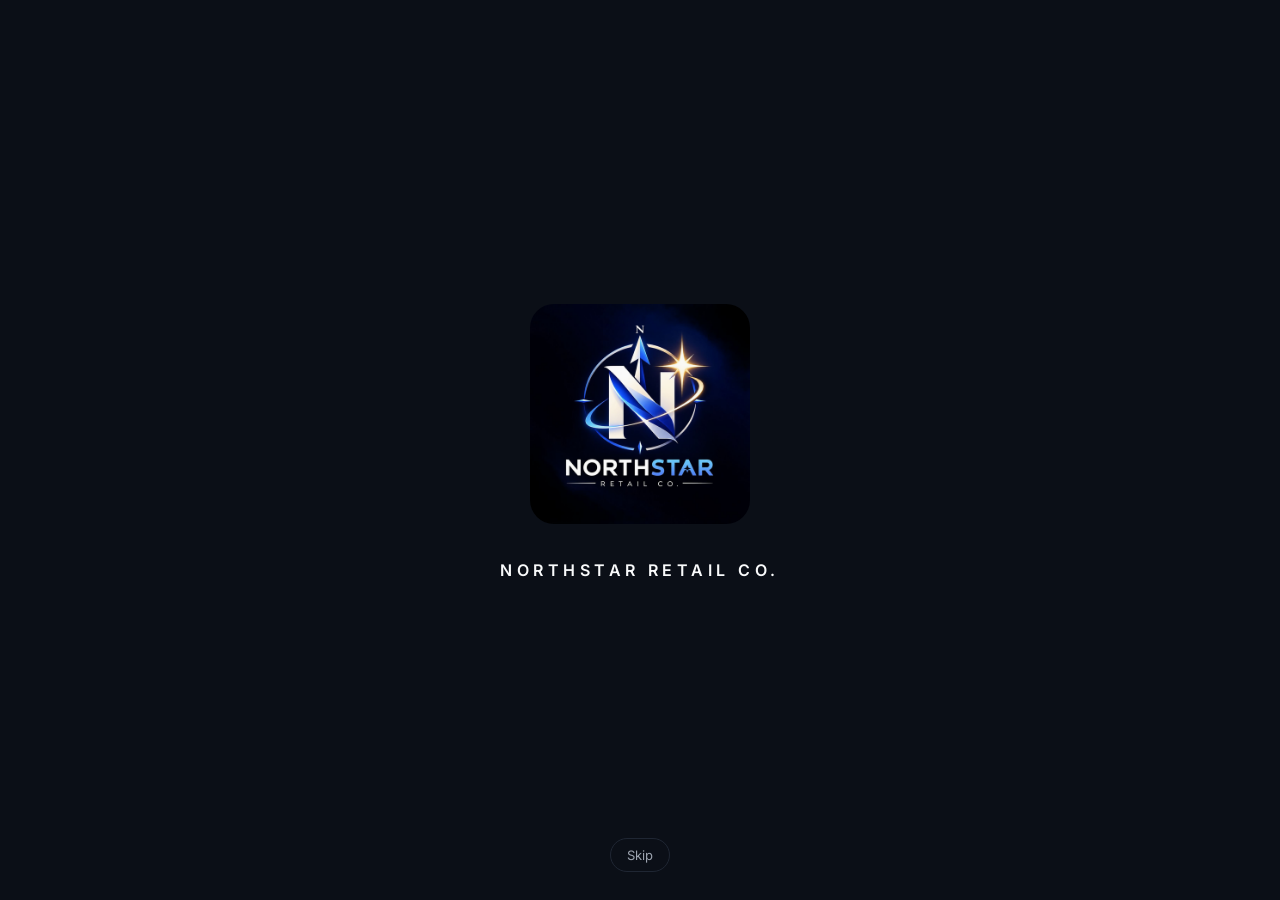
<file: index.html>
<!doctype html>
<html lang="en">
  <head>
    <meta charset="utf-8" />
    <meta name="viewport" content="width=device-width, initial-scale=1" />
    <title>Log In — Northstar Retail Co. Support</title>
    <meta
      name="description"
      content="Log in to Northstar Retail Co. to track orders, manage returns, and get customer support."
    />
    <meta property="og:title" content="Log In — Northstar Retail Co. Support" />
    <meta property="og:description" content="Track orders, manage returns, and get support with Northstar Retail Co." />
    <meta property="og:type" content="website" />
    <meta name="twitter:card" content="summary_large_image" />
    <link rel="preconnect" href="https://fonts.googleapis.com" />
    <link rel="preconnect" href="https://fonts.gstatic.com" crossorigin />
    <link href="https://fonts.googleapis.com/css2?family=Inter:wght@400;500;600;700&display=swap" rel="stylesheet" />
    <link rel="stylesheet" href="https://cdnjs.cloudflare.com/ajax/libs/font-awesome/6.5.2/css/all.min.css" />
    <link rel="stylesheet" href="styles.css" />
  </head>
  <body>
    <!-- ============ Splash (click anywhere or Skip to dismiss) ============ -->
    <div id="splash" role="button" tabindex="0" aria-label="Skip intro">
      <img src="logo.png" alt="Northstar Retail Co. logo" />
      <p class="wordmark">Northstar Retail Co.</p>
      <button class="skip" type="button">Skip</button>
    </div>

    <!-- ============ Auth card ============ -->
    <main class="card">
      <div class="card-brand">
        <img src="logo.png" alt="" aria-hidden="true" />
        <span>Northstar Retail Co.</span>
      </div>

      <h1 id="card-heading">Welcome Back</h1>
      <p class="subtitle" id="card-subtitle">Log in to track orders, manage returns, and get support.</p>

      <!-- Login -->
      <form id="login-form" novalidate>
        <div class="field">
          <label for="email">Email</label>
          <div class="control">
            <i class="fa-regular fa-envelope"></i>
            <input id="email" name="email" type="email" autocomplete="email" placeholder="you@example.com" />
          </div>
          <span class="error" id="email-error" role="alert"></span>
        </div>

        <div class="field">
          <label for="password">Password</label>
          <div class="control">
            <i class="fa-solid fa-lock"></i>
            <input
              id="password"
              name="password"
              type="password"
              data-rule="password"
              autocomplete="current-password"
              placeholder="••••••••"
            />
            <button class="toggle-pw" type="button" data-target="password" aria-label="Show password" aria-pressed="false">
              <i class="fa-regular fa-eye"></i>
            </button>
          </div>
          <span class="error" id="password-error" role="alert"></span>
        </div>

        <p class="row-right"><a class="link" id="forgot" href="#">Forgot password?</a></p>

        <button class="btn" type="submit">Log In</button>
      </form>

      <!-- Sign up -->
      <form id="signup-form" novalidate hidden>
        <div class="field">
          <label for="signup-name">Full name</label>
          <div class="control">
            <i class="fa-regular fa-user"></i>
            <input id="signup-name" type="text" data-rule="name" autocomplete="name" placeholder="Ada Njoroge" />
          </div>
          <span class="error" id="signup-name-error" role="alert"></span>
        </div>

        <div class="field">
          <label for="signup-email">Email</label>
          <div class="control">
            <i class="fa-regular fa-envelope"></i>
            <input id="signup-email" type="email" autocomplete="email" placeholder="you@example.com" />
          </div>
          <span class="error" id="signup-email-error" role="alert"></span>
        </div>

        <div class="field">
          <label for="signup-password">Password</label>
          <div class="control">
            <i class="fa-solid fa-lock"></i>
            <input
              id="signup-password"
              type="password"
              data-rule="password"
              autocomplete="new-password"
              placeholder="At least 8 characters"
            />
            <button class="toggle-pw" type="button" data-target="signup-password" aria-label="Show password" aria-pressed="false">
              <i class="fa-regular fa-eye"></i>
            </button>
          </div>
          <span class="error" id="signup-password-error" role="alert"></span>
        </div>

        <div class="field">
          <label for="signup-confirm">Confirm password</label>
          <div class="control">
            <i class="fa-solid fa-lock"></i>
            <input
              id="signup-confirm"
              type="password"
              data-rule="confirm"
              autocomplete="new-password"
              placeholder="Re-enter password"
            />
            <button class="toggle-pw" type="button" data-target="signup-confirm" aria-label="Show password" aria-pressed="false">
              <i class="fa-regular fa-eye"></i>
            </button>
          </div>
          <span class="error" id="signup-confirm-error" role="alert"></span>
        </div>

        <button class="btn" type="submit">Create Account</button>
      </form>

      <p class="switch" id="switch-wrap">
        Don't have an account? <button type="button" data-mode="signup">Sign Up</button>
      </p>

      <footer>© 2026 Northstar Retail Co.</footer>
    </main>

    <div class="toast" id="toast" role="status" aria-live="polite"></div>
    <script src="script.js"></script>
  </body>
</html>
</file>
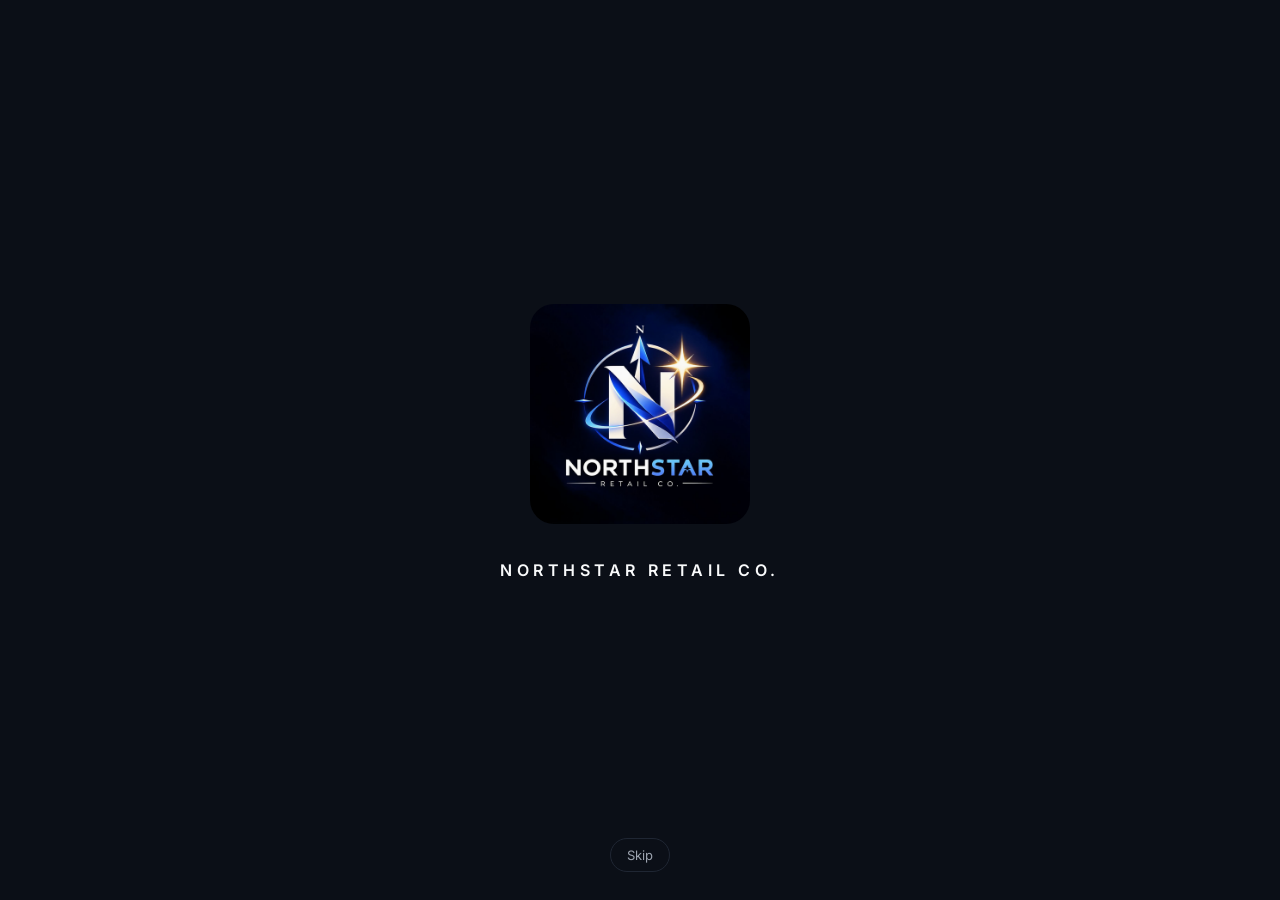
<file: public/northstar/index.html>
<!doctype html>
<html lang="en">
  <head>
    <meta charset="utf-8" />
    <meta name="viewport" content="width=device-width, initial-scale=1" />
    <title>Log In — Northstar Retail Co. Support</title>
    <meta
      name="description"
      content="Log in to Northstar Retail Co. to track orders, manage returns, and get customer support."
    />
    <meta property="og:title" content="Log In — Northstar Retail Co. Support" />
    <meta property="og:description" content="Track orders, manage returns, and get support with Northstar Retail Co." />
    <meta property="og:type" content="website" />
    <meta name="twitter:card" content="summary_large_image" />
    <link rel="preconnect" href="https://fonts.googleapis.com" />
    <link rel="preconnect" href="https://fonts.gstatic.com" crossorigin />
    <link href="https://fonts.googleapis.com/css2?family=Inter:wght@400;500;600;700&display=swap" rel="stylesheet" />
    <link rel="stylesheet" href="https://cdnjs.cloudflare.com/ajax/libs/font-awesome/6.5.2/css/all.min.css" />
    <link rel="stylesheet" href="styles.css" />
  </head>
  <body>
    <!-- ============ Splash (click anywhere or Skip to dismiss) ============ -->
    <div id="splash" role="button" tabindex="0" aria-label="Skip intro">
      <img src="logo.png" alt="Northstar Retail Co. logo" />
      <p class="wordmark">Northstar Retail Co.</p>
      <button class="skip" type="button">Skip</button>
    </div>

    <!-- ============ Auth card ============ -->
    <main class="card">
      <div class="card-brand">
        <img src="logo.png" alt="" aria-hidden="true" />
        <span>Northstar Retail Co.</span>
      </div>

      <h1 id="card-heading">Welcome Back</h1>
      <p class="subtitle" id="card-subtitle">Log in to track orders, manage returns, and get support.</p>

      <!-- Login -->
      <form id="login-form" novalidate>
        <div class="field">
          <label for="email">Email</label>
          <div class="control">
            <i class="fa-regular fa-envelope"></i>
            <input id="email" name="email" type="email" autocomplete="email" placeholder="you@example.com" />
          </div>
          <span class="error" id="email-error" role="alert"></span>
        </div>

        <div class="field">
          <label for="password">Password</label>
          <div class="control">
            <i class="fa-solid fa-lock"></i>
            <input
              id="password"
              name="password"
              type="password"
              data-rule="password"
              autocomplete="current-password"
              placeholder="••••••••"
            />
            <button class="toggle-pw" type="button" data-target="password" aria-label="Show password" aria-pressed="false">
              <i class="fa-regular fa-eye"></i>
            </button>
          </div>
          <span class="error" id="password-error" role="alert"></span>
        </div>

        <p class="row-right"><a class="link" id="forgot" href="#">Forgot password?</a></p>

        <button class="btn" type="submit">Log In</button>
      </form>

      <!-- Sign up -->
      <form id="signup-form" novalidate hidden>
        <div class="field">
          <label for="signup-name">Full name</label>
          <div class="control">
            <i class="fa-regular fa-user"></i>
            <input id="signup-name" type="text" data-rule="name" autocomplete="name" placeholder="Ada Njoroge" />
          </div>
          <span class="error" id="signup-name-error" role="alert"></span>
        </div>

        <div class="field">
          <label for="signup-email">Email</label>
          <div class="control">
            <i class="fa-regular fa-envelope"></i>
            <input id="signup-email" type="email" autocomplete="email" placeholder="you@example.com" />
          </div>
          <span class="error" id="signup-email-error" role="alert"></span>
        </div>

        <div class="field">
          <label for="signup-password">Password</label>
          <div class="control">
            <i class="fa-solid fa-lock"></i>
            <input
              id="signup-password"
              type="password"
              data-rule="password"
              autocomplete="new-password"
              placeholder="At least 8 characters"
            />
            <button class="toggle-pw" type="button" data-target="signup-password" aria-label="Show password" aria-pressed="false">
              <i class="fa-regular fa-eye"></i>
            </button>
          </div>
          <span class="error" id="signup-password-error" role="alert"></span>
        </div>

        <div class="field">
          <label for="signup-confirm">Confirm password</label>
          <div class="control">
            <i class="fa-solid fa-lock"></i>
            <input
              id="signup-confirm"
              type="password"
              data-rule="confirm"
              autocomplete="new-password"
              placeholder="Re-enter password"
            />
            <button class="toggle-pw" type="button" data-target="signup-confirm" aria-label="Show password" aria-pressed="false">
              <i class="fa-regular fa-eye"></i>
            </button>
          </div>
          <span class="error" id="signup-confirm-error" role="alert"></span>
        </div>

        <button class="btn" type="submit">Create Account</button>
      </form>

      <p class="switch" id="switch-wrap">
        Don't have an account? <button type="button" data-mode="signup">Sign Up</button>
      </p>

      <footer>© 2026 Northstar Retail Co.</footer>
    </main>

    <div class="toast" id="toast" role="status" aria-live="polite"></div>
    <script src="script.js"></script>
  </body>
</html>
</file>
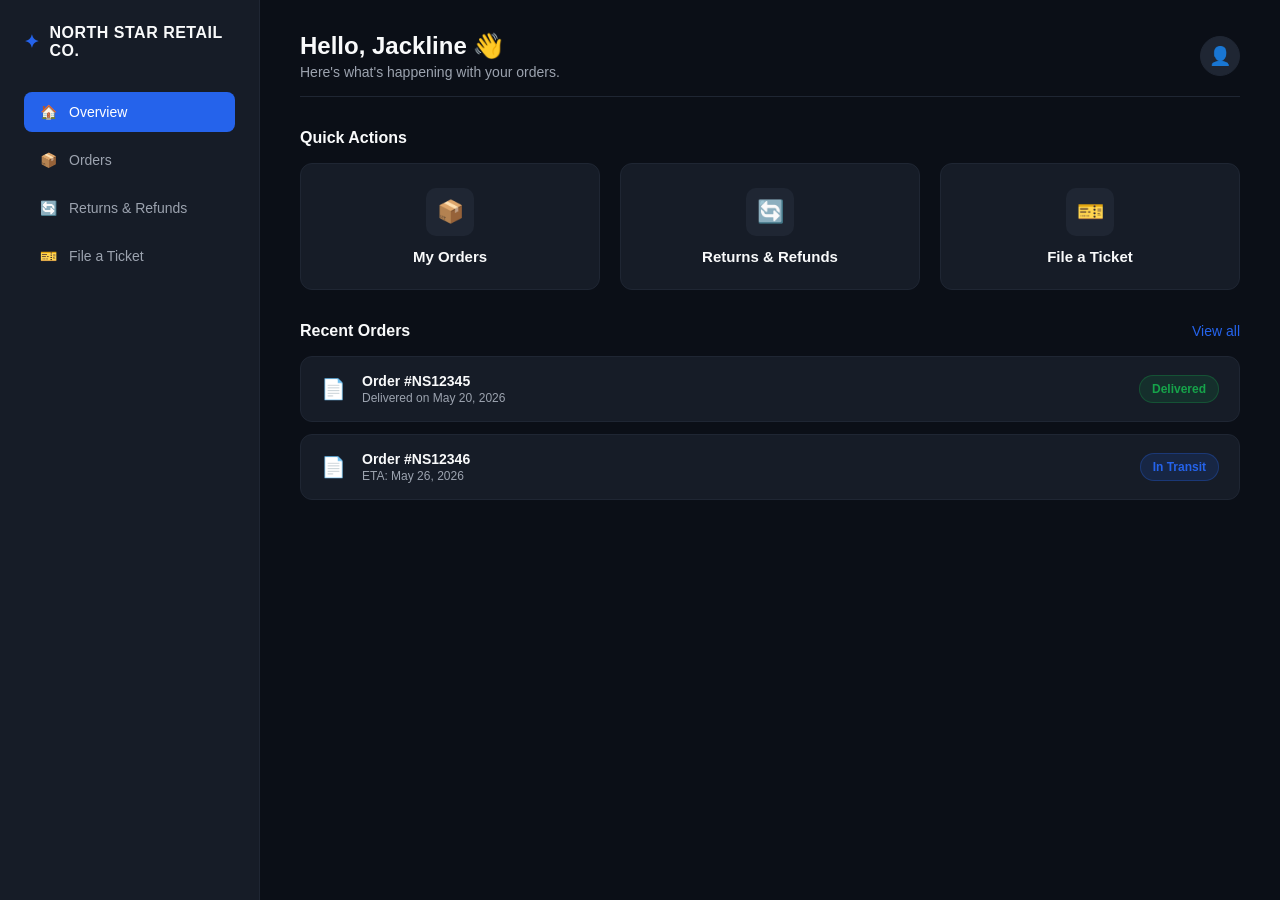
<file: dashboard.html>
<!DOCTYPE html>
<html lang="en">
<head>
  <meta charset="UTF-8">
  <meta name="viewport" content="width=device-width, initial-scale=1.0">
  <title>Customer Dashboard - North Star Retail Co.</title>
  <style>
    /* --------------------------------------------------
       1. COLOR PALETTE & DESIGN TOKENS
    -------------------------------------------------- */
    :root {
      --bg-dark: #0B0F17;
      --surface-dark: #161C27;
      --border-dark: #1F2633;
      --primary-blue: #2563EB;
      --success-green: #16A34A;
      --text-main: #F9FAFB;
      --text-muted: #9CA3AF;
      --font-family: -apple-system, BlinkMacSystemFont, "Segoe UI", Roboto, Helvetica, Arial, sans-serif;
    }

    * {
      box-sizing: border-box;
      margin: 0;
      padding: 0;
    }

    body {
      background-color: var(--bg-dark);
      color: var(--text-main);
      font-family: var(--font-family);
      min-height: 100vh;
      display: flex;
    }

    /* --------------------------------------------------
       2. LAYOUT STRUCTURE
    -------------------------------------------------- */
    .dashboard-container {
      display: flex;
      width: 100%;
      min-height: 100vh;
    }

    /* Desktop Sidebar Navigation */
    .sidebar {
      width: 260px;
      background-color: var(--surface-dark);
      border-right: 1px solid var(--border-dark);
      padding: 24px;
      display: flex;
      flex-direction: column;
      gap: 32px;
      flex-shrink: 0;
    }

    .brand {
      display: flex;
      align-items: center;
      gap: 10px;
      font-weight: 700;
      font-size: 16px;
      letter-spacing: 0.5px;
      color: var(--text-main);
    }

    .brand-star {
      color: var(--primary-blue);
      font-size: 18px;
    }

    .nav-list {
      list-style: none;
      display: flex;
      flex-direction: column;
      gap: 8px;
    }

    .nav-link {
      display: flex;
      align-items: center;
      gap: 12px;
      padding: 12px 16px;
      color: var(--text-muted);
      text-decoration: none;
      border-radius: 8px;
      font-size: 14px;
      font-weight: 500;
      transition: background-color 0.2s ease, color 0.2s ease;
    }

    .nav-link:hover {
      background-color: var(--border-dark);
      color: var(--text-main);
    }

    .nav-link.active {
      background-color: var(--primary-blue);
      color: #ffffff;
    }

    /* Main Content Area */
    .main-content {
      flex: 1;
      padding: 32px 40px;
      display: flex;
      flex-direction: column;
      gap: 32px;
      max-width: 1200px;
    }

    /* Top Header Bar */
    .header-bar {
      display: flex;
      justify-content: space-between;
      align-items: center;
      padding-bottom: 16px;
      border-bottom: 1px solid var(--border-dark);
    }

    .welcome-text h1 {
      font-size: 24px;
      font-weight: 700;
      margin-bottom: 4px;
    }

    .welcome-text p {
      color: var(--text-muted);
      font-size: 14px;
    }

    .user-profile {
      display: flex;
      align-items: center;
      gap: 12px;
    }

    .avatar {
      width: 40px;
      height: 40px;
      border-radius: 50%;
      background-color: var(--border-dark);
      display: flex;
      align-items: center;
      justify-content: center;
      font-size: 18px;
      border: 1px solid var(--border-dark);
    }

    /* --------------------------------------------------
       3. QUICK ACTIONS GRID
    -------------------------------------------------- */
    .section-title {
      font-size: 16px;
      font-weight: 600;
      margin-bottom: 16px;
      color: var(--text-main);
    }

    .quick-actions-grid {
      display: grid;
      grid-template-columns: repeat(3, 1fr);
      gap: 20px;
    }

    .action-card {
      background-color: var(--surface-dark);
      border: 1px solid var(--border-dark);
      border-radius: 12px;
      padding: 24px;
      text-decoration: none;
      color: var(--text-main);
      display: flex;
      flex-direction: column;
      align-items: center;
      justify-content: center;
      gap: 12px;
      text-align: center;
      transition: transform 0.2s ease, border-color 0.2s ease;
    }

    .action-card:hover {
      transform: translateY(-3px);
      border-color: var(--primary-blue);
    }

    .action-icon {
      width: 48px;
      height: 48px;
      border-radius: 10px;
      background-color: var(--border-dark);
      display: flex;
      align-items: center;
      justify-content: center;
      font-size: 22px;
      color: var(--primary-blue);
    }

    .action-card h3 {
      font-size: 15px;
      font-weight: 600;
    }

    /* --------------------------------------------------
       4. RECENT ORDERS LIST
    -------------------------------------------------- */
    .recent-orders {
      display: flex;
      flex-direction: column;
    }

    .orders-header {
      display: flex;
      justify-content: space-between;
      align-items: center;
      margin-bottom: 16px;
    }

    .view-all-link {
      color: var(--primary-blue);
      font-size: 14px;
      text-decoration: none;
      font-weight: 500;
    }

    .view-all-link:hover {
      text-decoration: underline;
    }

    .orders-list {
      display: flex;
      flex-direction: column;
      gap: 12px;
    }

    .order-card {
      background-color: var(--surface-dark);
      border: 1px solid var(--border-dark);
      border-radius: 12px;
      padding: 16px 20px;
      display: flex;
      justify-content: space-between;
      align-items: center;
    }

    .order-info {
      display: flex;
      align-items: center;
      gap: 16px;
    }

    .order-icon {
      font-size: 20px;
      color: var(--text-muted);
    }

    .order-details h4 {
      font-size: 14px;
      font-weight: 600;
      margin-bottom: 2px;
    }

    .order-details p {
      font-size: 12px;
      color: var(--text-muted);
    }

    /* Badges */
    .badge {
      padding: 6px 12px;
      border-radius: 20px;
      font-size: 12px;
      font-weight: 600;
    }

    .badge-delivered {
      background-color: rgba(22, 163, 74, 0.15);
      color: var(--success-green);
      border: 1px solid rgba(22, 163, 74, 0.3);
    }

    .badge-transit {
      background-color: rgba(37, 99, 235, 0.15);
      color: var(--primary-blue);
      border: 1px solid rgba(37, 99, 235, 0.3);
    }

    /* Mobile Bottom Navigation (Hidden on Desktop) */
    .mobile-nav {
      display: none;
    }

    /* --------------------------------------------------
       5. RESPONSIVE BREAKPOINTS (MOBILE VIEW)
    -------------------------------------------------- */
    @media (max-width: 768px) {
      body {
        padding-bottom: 70px; /* Space for fixed bottom bar */
      }

      .dashboard-container {
        flex-direction: column;
      }

      .sidebar {
        display: none; /* Hide sidebar on mobile */
      }

      .main-content {
        padding: 20px 16px;
      }

      .quick-actions-grid {
        grid-template-columns: 1fr; /* Single column layout on mobile */
        gap: 12px;
      }

      .action-card {
        flex-direction: row;
        justify-content: flex-start;
        padding: 16px;
      }

      /* Mobile Bottom Bar */
      .mobile-nav {
        display: flex;
        position: fixed;
        bottom: 0;
        left: 0;
        right: 0;
        height: 65px;
        background-color: var(--surface-dark);
        border-top: 1px solid var(--border-dark);
        justify-content: space-around;
        align-items: center;
        z-index: 100;
      }

      .mobile-nav-item {
        display: flex;
        flex-direction: column;
        align-items: center;
        gap: 4px;
        color: var(--text-muted);
        text-decoration: none;
        font-size: 11px;
      }

      .mobile-nav-item.active {
        color: var(--primary-blue);
      }

      .mobile-nav-icon {
        font-size: 18px;
      }
    }
  </style>
</head>
<body>

  <div class="dashboard-container">

    <!-- Desktop Sidebar Navigation -->
    <aside class="sidebar">
      <div class="brand">
        <span class="brand-star">✦</span> NORTH STAR RETAIL CO.
      </div>
      <ul class="nav-list">
        <li><a href="dashboard.html" class="nav-link active"><span>🏠</span> Overview</a></li>
        <li><a href="orders.html" class="nav-link"><span>📦</span> Orders</a></li>
        <li><a href="refund&returns.html" class="nav-link"><span>🔄</span> Returns & Refunds</a></li>
        <li><a href="raise-ticket.html" class="nav-link"><span>🎫</span> File a Ticket</a></li>
      </ul>
    </aside>

    <!-- Main Content Area -->
    <main class="main-content">

      <!-- Header Bar -->
      <header class="header-bar">
        <div class="welcome-text">
          <h1>Hello, Jackline 👋</h1>
          <p>Here's what's happening with your orders.</p>
        </div>
        <div class="user-profile">
          <div class="avatar">👤</div>
        </div>
      </header>

      <!-- Quick Actions Section -->
      <section>
        <h2 class="section-title">Quick Actions</h2>
        <div class="quick-actions-grid">
          <a href="orders.html" class="action-card">
            <div class="action-icon">📦</div>
            <h3>My Orders</h3>
          </a>
          <a href="refund&return.html" class="action-card">
            <div class="action-icon">🔄</div>
            <h3>Returns & Refunds</h3>
          </a>
          <a href="raise-ticket.html" class="action-card">
            <div class="action-icon">🎫</div>
            <h3>File a Ticket</h3>
          </a>
        </div>
      </section>

      <!-- Recent Orders Section -->
      <section class="recent-orders">
        <div class="orders-header">
          <h2 class="section-title" style="margin-bottom: 0;">Recent Orders</h2>
          <a href="orders.html" class="view-all-link">View all</a>
        </div>

        <div class="orders-list">
          <!-- Order Item 1 -->
          <div class="order-card">
            <div class="order-info">
              <span class="order-icon">📄</span>
              <div class="order-details">
                <h4>Order #NS12345</h4>
                <p>Delivered on May 20, 2026</p>
              </div>
            </div>
            <span class="badge badge-delivered">Delivered</span>
          </div>

          <!-- Order Item 2 -->
          <div class="order-card">
            <div class="order-info">
              <span class="order-icon">📄</span>
              <div class="order-details">
                <h4>Order #NS12346</h4>
                <p>ETA: May 26, 2026</p>
              </div>
            </div>
            <span class="badge badge-transit">In Transit</span>
          </div>
        </div>
      </section>

    </main>
  </div>

  <!-- Mobile Bottom Navigation -->
  <nav class="mobile-nav">
    <a href="dashboard.html" class="mobile-nav-item active">
      <span class="mobile-nav-icon">🏠</span>
      <span>Home</span>
    </a>
    <a href="orders.html" class="mobile-nav-item">
      <span class="mobile-nav-icon">📦</span>
      <span>Orders</span>
    </a>
    <a href="refund&return.html" class="mobile-nav-item">
      <span class="mobile-nav-icon">🔄</span>
      <span>Returns</span>
    </a>
    <a href="raise-ticket.html" class="mobile-nav-item">
      <span class="mobile-nav-icon">🎫</span>
      <span>Tickets</span>
    </a>
  </nav>

</body>
</html>
</file>
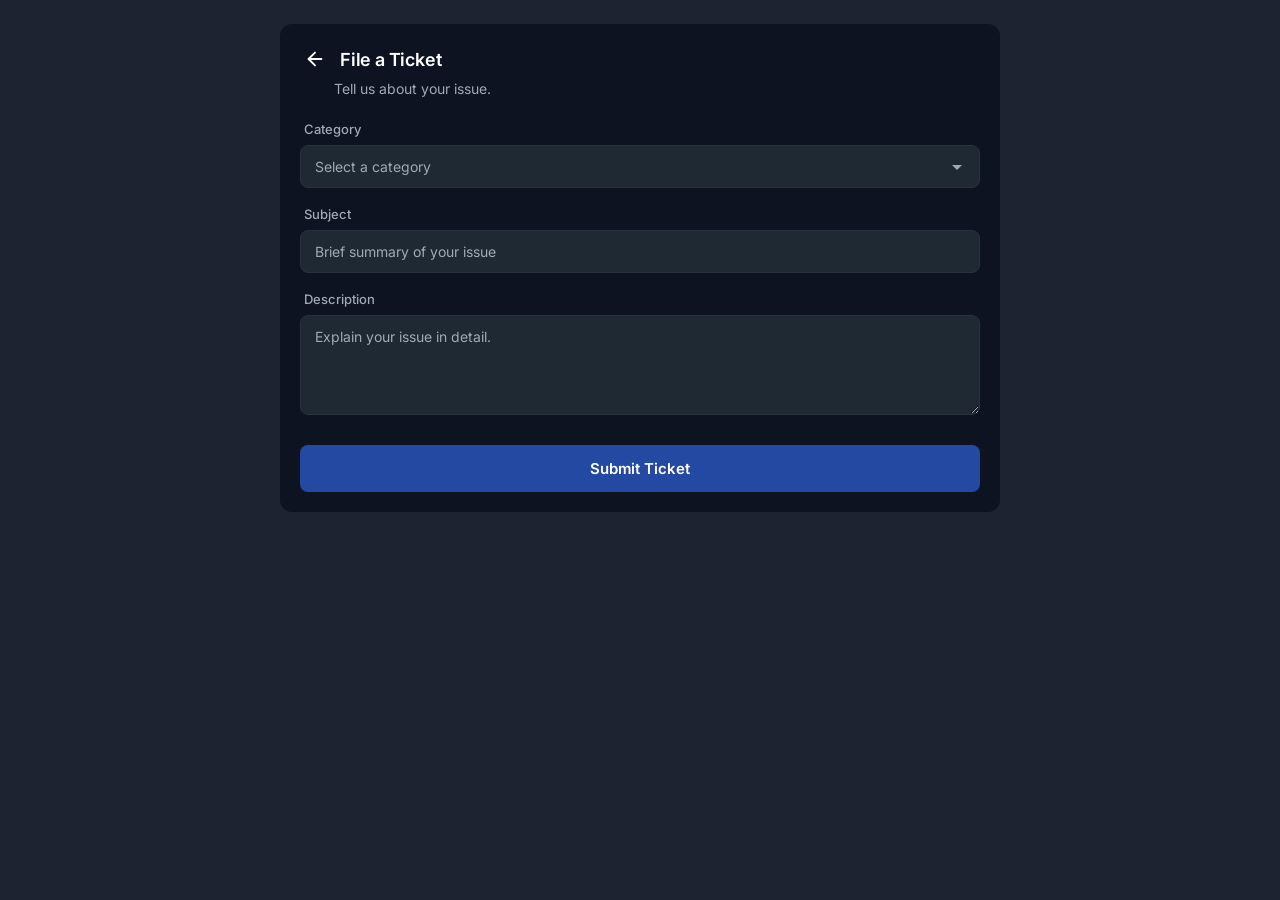
<file: raise-ticket.html>
<!DOCTYPE html>
<html lang="en">
<head>
  <meta charset="UTF-8">
  <meta name="viewport" content="width=device-width, initial-scale=1.0">
  <title>File a Ticket | North Star Retail Co.</title>
  <link rel="preconnect" href="https://fonts.googleapis.com">
  <link rel="preconnect" href="https://fonts.gstatic.com" crossorigin>
  <link href="https://fonts.googleapis.com/css2?family=Inter:wght@400;500;600&display=swap" rel="stylesheet">
  <style>
    * {
      box-sizing: border-box;
      margin: 0;
      padding: 0;
    }

    body {
      font-family: 'Inter', -apple-system, BlinkMacSystemFont, 'Segoe UI', Roboto, sans-serif;
      background-color: #1d2331;
      color: #FFFFFF;
      min-height: 100vh;
      padding: 24px 16px;
      display: flex;
      justify-content: center;
    }

    .page-wrapper {
      width: 100%;
      max-width: 720px;
    }

    .page-title {
      font-size: 16px;
      font-weight: 600;
      color: #0D1321;
      margin-bottom: 16px;
      padding-left: 4px;
    }

    .card {
      background-color: #0D1321;
      border-radius: 12px;
      padding: 20px;
      width: 100%;
    }

    .card-header {
      display: flex;
      align-items: center;
      gap: 10px;
      margin-bottom: 6px;
    }

    .back-button {
      background: none;
      border: none;
      color: #FFFFFF;
      cursor: pointer;
      padding: 4px;
      display: flex;
      align-items: center;
      justify-content: center;
      transition: opacity 150ms ease;
    }

    .back-button:hover {
      opacity: 0.75;
    }

    .card-title {
      font-size: 18px;
      font-weight: 600;
      color: #FFFFFF;
      letter-spacing: -0.2px;
    }

    .card-subtitle {
      font-size: 14px;
      color: #A0AAB4;
      margin-bottom: 24px;
      padding-left: 34px;
    }

    .form-group {
      margin-bottom: 18px;
    }

    .form-label {
      display: block;
      font-size: 13px;
      font-weight: 500;
      color: #A0AAB4;
      margin-bottom: 8px;
      padding-left: 4px;
    }

    .form-control {
      width: 100%;
      padding: 12px 14px;
      font-size: 14px;
      font-family: inherit;
      color: #FFFFFF;
      background-color: #1F2933;
      border: 1px solid #2A303E;
      border-radius: 8px;
      outline: none;
      transition: border-color 150ms ease, box-shadow 150ms ease;
    }

    .form-control::placeholder {
      color: #A0AAB4;
      opacity: 1;
    }

    select.form-control {
      appearance: none;
      background-image: url("data:image/svg+xml,%3Csvg xmlns='http://www.w3.org/2000/svg' width='16' height='16' fill='%23A0AAB4' viewBox='0 0 16 16'%3E%3Cpath d='M8 11L3 6h10l-5 5z'/%3E%3C/svg%3E");
      background-repeat: no-repeat;
      background-position: right 14px center;
      padding-right: 40px;
      cursor: pointer;
    }

    select.form-control:invalid {
      color: #A0AAB4;
    }

    select.form-control option {
      background-color: #1F2933;
      color: #FFFFFF;
    }

    textarea.form-control {
      min-height: 100px;
      resize: vertical;
    }

    .form-control:focus {
      border-color: #2449A2;
      box-shadow: 0 0 0 2px rgba(36, 73, 162, 0.25);
    }

    .error-message {
      display: none;
      color: #F87171;
      font-size: 12px;
      margin-top: 6px;
      padding-left: 4px;
    }

    .form-group.has-error .form-control {
      border-color: #F87171;
    }

    .form-group.has-error .error-message {
      display: block;
    }

    .submit-button {
      width: 100%;
      padding: 14px;
      font-size: 15px;
      font-weight: 600;
      font-family: inherit;
      color: #FFFFFF;
      background-color: #2449A2;
      border: none;
      border-radius: 8px;
      cursor: pointer;
      margin-top: 8px;
      transition: background-color 150ms ease, transform 150ms ease;
    }

    .submit-button:hover {
      background-color: #2d56b5;
    }

    .submit-button:active {
      transform: translateY(1px);
    }

    .submit-button:disabled {
      background-color: #2449A2;
      opacity: 0.7;
      cursor: not-allowed;
    }

    .success-block {
      display: none;
      margin-top: 20px;
      padding: 16px;
      background-color: #14202e;
      border: 1px solid #2A303E;
      border-radius: 8px;
      text-align: center;
      animation: fadeIn 200ms ease-out;
    }

    .success-block.visible {
      display: block;
    }

    .success-title {
      font-size: 15px;
      font-weight: 600;
      color: #FFFFFF;
      margin-bottom: 6px;
    }

    .ticket-number {
      font-size: 14px;
      font-weight: 600;
      color: #FFFFFF;
      background-color: #1F2933;
      padding: 6px 12px;
      border-radius: 6px;
      display: inline-block;
      margin: 6px 0;
      letter-spacing: 0.5px;
    }

    .success-note {
      font-size: 13px;
      color: #A0AAB4;
      margin-top: 6px;
    }

    @keyframes fadeIn {
      from {
        opacity: 0;
      }
      to {
        opacity: 1;
      }
    }

    @media (max-width: 480px) {
      body {
        padding: 16px 12px;
      }

      .card {
        padding: 18px;
      }

      .card-title {
        font-size: 17px;
      }
    }
  </style>
</head>
<body>
  <div class="page-wrapper">
    

    <div class="card">
      <div class="card-header">
        <button class="back-button" type="button" aria-label="Go back">
          <svg width="22" height="22" viewBox="0 0 24 24" fill="none" stroke="currentColor" stroke-width="2" stroke-linecap="round" stroke-linejoin="round">
            <path d="M19 12H5"></path>
            <path d="M12 19l-7-7 7-7"></path>
          </svg>
        </button>
        <h2 class="card-title">File a Ticket</h2>
      </div>

      <p class="card-subtitle">Tell us about your issue.</p>

      <form id="ticketForm" novalidate>
        <div class="form-group">
          <label class="form-label" for="category">Category</label>
          <select id="category" name="category" class="form-control" required>
            <option value="" disabled selected>Select a category</option>
            <option value="Order Issue">Order Issue</option>
            <option value="Delivery Issue">Delivery Issue</option>
            <option value="Return Request">Return Request</option>
            <option value="Refund Issue">Refund Issue</option>
            <option value="Payment Issue">Payment Issue</option>
            <option value="Product Issue">Product Issue</option>
            <option value="Account Issue">Account Issue</option>
            <option value="Other">Other</option>
          </select>
          <span class="error-message">Please select a category.</span>
        </div>

        <div class="form-group">
          <label class="form-label" for="subject">Subject</label>
          <input type="text" id="subject" name="subject" class="form-control" placeholder="Brief summary of your issue" required>
          <span class="error-message">Please enter a subject.</span>
        </div>

        <div class="form-group">
          <label class="form-label" for="description">Description</label>
          <textarea id="description" name="description" class="form-control" placeholder="Explain your issue in detail." required></textarea>
          <span class="error-message">Please enter a description.</span>
        </div>

        <button type="submit" class="submit-button">Submit Ticket</button>
      </form>

      <div id="successBlock" class="success-block">
        <div class="success-title">Your ticket has been submitted successfully.</div>
        <div id="ticketNumber" class="ticket-number"></div>
        <div class="success-note">Our support team will review your request.</div>
      </div>
    </div>
  </div>

  <script>
    (function () {
      const form = document.getElementById('ticketForm');
      const category = document.getElementById('category');
      const subject = document.getElementById('subject');
      const description = document.getElementById('description');
      const submitButton = form.querySelector('.submit-button');
      const successBlock = document.getElementById('successBlock');
      const ticketNumberEl = document.getElementById('ticketNumber');

      const fields = [
        { el: category, name: 'category' },
        { el: subject, name: 'subject' },
        { el: description, name: 'description' }
      ];

      function clearErrors() {
        fields.forEach(function (field) {
          field.el.parentElement.classList.remove('has-error');
        });
      }

      function validate() {
        let isValid = true;
        clearErrors();

        if (!category.value.trim()) {
          category.parentElement.classList.add('has-error');
          isValid = false;
        }

        if (!subject.value.trim()) {
          subject.parentElement.classList.add('has-error');
          isValid = false;
        }

        if (!description.value.trim()) {
          description.parentElement.classList.add('has-error');
          isValid = false;
        }

        return isValid;
      }

      function generateTicketNumber() {
        let counter = parseInt(localStorage.getItem('northStarTicketCounter'), 10);
        if (isNaN(counter)) {
          counter = 1000;
        }
        counter += 1;
        localStorage.setItem('northStarTicketCounter', counter.toString());
        return 'TKT-' + counter;
      }

      form.addEventListener('submit', function (event) {
        event.preventDefault();
        successBlock.classList.remove('visible');

        if (!validate()) {
          return;
        }

        submitButton.disabled = true;
        submitButton.textContent = 'Submitting...';

        const ticketNumber = generateTicketNumber();
        const ticketData = {
          ticketNumber: ticketNumber,
          category: category.value.trim(),
          subject: subject.value.trim(),
          description: description.value.trim(),
          submittedAt: new Date().toISOString()
        };

        // Store temporarily in localStorage as a demo submission only
        localStorage.setItem('northStarLastTicket', JSON.stringify(ticketData));

        window.setTimeout(function () {
          ticketNumberEl.textContent = ticketNumber;
          successBlock.classList.add('visible');
          form.reset();
          submitButton.disabled = false;
          submitButton.textContent = 'Submit Ticket';
        }, 600);
      });

      fields.forEach(function (field) {
        field.el.addEventListener('input', function () {
          if (field.el.parentElement.classList.contains('has-error')) {
            field.el.parentElement.classList.remove('has-error');
          }
        });
      });
    })();
  </script>
</body>
</html>
</file>
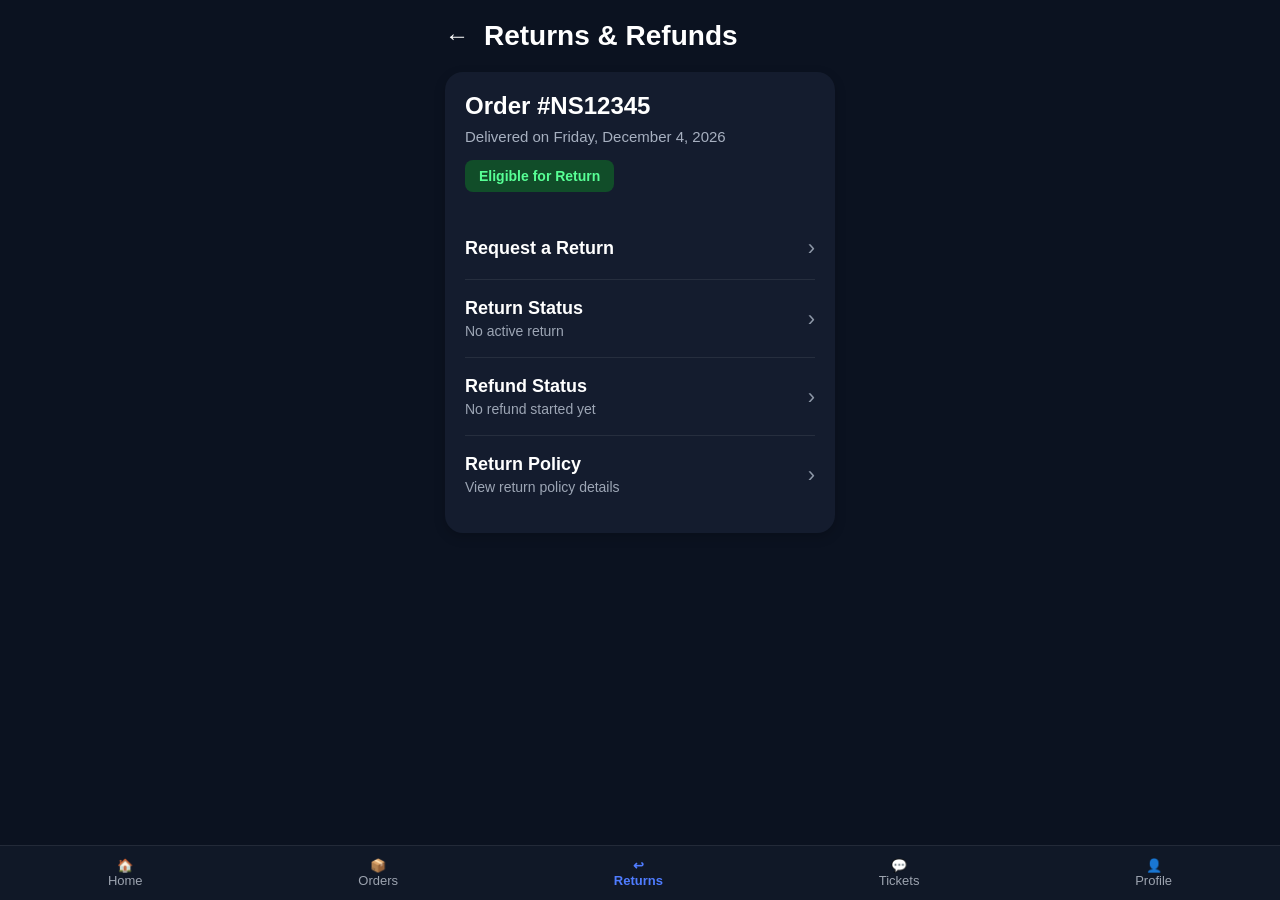
<file: refund & return index.html>
<!DOCTYPE html>
<html lang="en">
<head>
<meta charset="UTF-8">
<meta name="viewport" content="width=device-width, initial-scale=1.0">
<title>Returns & Refunds</title>

<style>
*{
    margin:0;
    padding:0;
    box-sizing:border-box;
    font-family:'Segoe UI',sans-serif;
}

body{
    background:#0b1220;
    color:#fff;
}

.container{
    max-width:430px;
    margin:auto;
    min-height:100vh;
    padding:20px;
    padding-bottom:90px;
}

.header{
    display:flex;
    align-items:center;
    gap:15px;
    margin-bottom:20px;
}

.back-btn{
    font-size:24px;
    cursor:pointer;
}

.page-title{
    font-size:28px;
    font-weight:700;
}

.card{
    background:#141c2e;
    border-radius:18px;
    padding:20px;
    box-shadow:0 4px 12px rgba(0,0,0,.2);
}

.order-id{
    font-size:24px;
    font-weight:700;
}

.delivery-date{
    margin-top:8px;
    color:#a7b0c0;
    font-size:15px;
}

.return-badge{
    display:inline-block;
    margin-top:15px;
    padding:8px 14px;
    border-radius:8px;
    background:#114d29;
    color:#57ff95;
    font-weight:600;
    font-size:14px;
}

.menu{
    margin-top:25px;
}

.menu-item{
    display:flex;
    justify-content:space-between;
    align-items:center;
    padding:18px 0;
    border-bottom:1px solid rgba(255,255,255,.08);
}

.menu-item:last-child{
    border-bottom:none;
}

.menu-left h3{
    font-size:18px;
    font-weight:600;
}

.menu-left p{
    margin-top:4px;
    color:#9da6b5;
    font-size:14px;
}

.arrow{
    font-size:22px;
    color:#8d97a7;
}

.bottom-nav{
    position:fixed;
    bottom:0;
    left:0;
    width:100%;
    background:#101827;
    border-top:1px solid rgba(255,255,255,.08);
    display:flex;
    justify-content:space-around;
    padding:12px 0;
}

.nav-item{
    text-align:center;
    font-size:13px;
    color:#9ca3af;
}

.nav-item.active{
    color:#4f7cff;
    font-weight:600;
}
</style>
</head>

<body>

<div class="container">

    <div class="header">
        <span class="back-btn">←</span>
        <h1 class="page-title">Returns & Refunds</h1>
    </div>

    <div class="card">

        <div class="order-id">Order #NS12345</div>

        <!-- Dynamic Date -->
        <div class="delivery-date" id="deliveryDate"></div>

        <div class="return-badge">
            Eligible for Return
        </div>

        <div class="menu">

            <div class="menu-item">
                <div class="menu-left">
                    <h3>Request a Return</h3>
                </div>
                <span class="arrow">›</span>
            </div>

            <div class="menu-item">
                <div class="menu-left">
                    <h3>Return Status</h3>
                    <p>No active return</p>
                </div>
                <span class="arrow">›</span>
            </div>

            <div class="menu-item">
                <div class="menu-left">
                    <h3>Refund Status</h3>
                    <p>No refund started yet</p>
                </div>
                <span class="arrow">›</span>
            </div>

            <div class="menu-item">
                <div class="menu-left">
                    <h3>Return Policy</h3>
                    <p>View return policy details</p>
                </div>
                <span class="arrow">›</span>
            </div>

        </div>

    </div>

</div>

<div class="bottom-nav">
    <div class="nav-item">🏠<br>Home</div>
    <div class="nav-item">📦<br>Orders</div>
    <div class="nav-item active">↩<br>Returns</div>
    <div class="nav-item">💬<br>Tickets</div>
    <div class="nav-item">👤<br>Profile</div>
</div>

<script>
// Display today's actual date automatically
const today = new Date();

const formattedDate = today.toLocaleDateString('en-US', {
    weekday: 'long',
    year: 'numeric',
    month: 'long',
    day: 'numeric'
});

document.getElementById('deliveryDate').innerText =
    `Delivered on ${formattedDate}`;
</script>

</body>
</html>
</file>
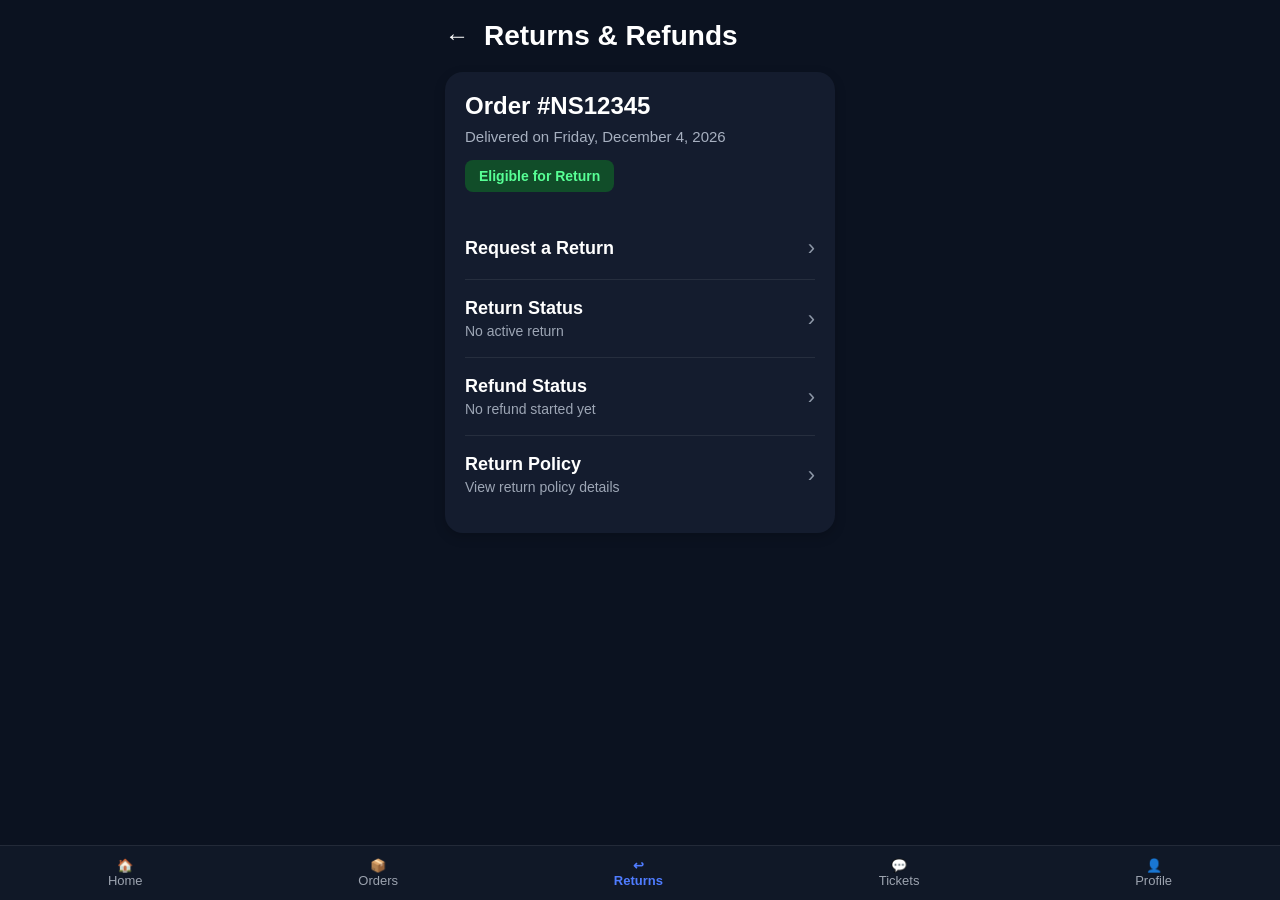
<file: refund&return.html>
<!DOCTYPE html>
<html lang="en">
<head>
<meta charset="UTF-8">
<meta name="viewport" content="width=device-width, initial-scale=1.0">
<title>Returns & Refunds</title>

<style>
*{
    margin:0;
    padding:0;
    box-sizing:border-box;
    font-family:'Segoe UI',sans-serif;
}

body{
    background:#0b1220;
    color:#fff;
}

.container{
    max-width:430px;
    margin:auto;
    min-height:100vh;
    padding:20px;
    padding-bottom:90px;
}

.header{
    display:flex;
    align-items:center;
    gap:15px;
    margin-bottom:20px;
}

.back-btn{
    font-size:24px;
    cursor:pointer;
}

.page-title{
    font-size:28px;
    font-weight:700;
}

.card{
    background:#141c2e;
    border-radius:18px;
    padding:20px;
    box-shadow:0 4px 12px rgba(0,0,0,.2);
}

.order-id{
    font-size:24px;
    font-weight:700;
}

.delivery-date{
    margin-top:8px;
    color:#a7b0c0;
    font-size:15px;
}

.return-badge{
    display:inline-block;
    margin-top:15px;
    padding:8px 14px;
    border-radius:8px;
    background:#114d29;
    color:#57ff95;
    font-weight:600;
    font-size:14px;
}

.menu{
    margin-top:25px;
}

.menu-item{
    display:flex;
    justify-content:space-between;
    align-items:center;
    padding:18px 0;
    border-bottom:1px solid rgba(255,255,255,.08);
}

.menu-item:last-child{
    border-bottom:none;
}

.menu-left h3{
    font-size:18px;
    font-weight:600;
}

.menu-left p{
    margin-top:4px;
    color:#9da6b5;
    font-size:14px;
}

.arrow{
    font-size:22px;
    color:#8d97a7;
}

.bottom-nav{
    position:fixed;
    bottom:0;
    left:0;
    width:100%;
    background:#101827;
    border-top:1px solid rgba(255,255,255,.08);
    display:flex;
    justify-content:space-around;
    padding:12px 0;
}

.nav-item{
    text-align:center;
    font-size:13px;
    color:#9ca3af;
}

.nav-item.active{
    color:#4f7cff;
    font-weight:600;
}
</style>
</head>

<body>

<div class="container">

    <div class="header">
        <span class="back-btn">←</span>
        <h1 class="page-title">Returns & Refunds</h1>
    </div>

    <div class="card">

        <div class="order-id">Order #NS12345</div>

        <!-- Dynamic Date -->
        <div class="delivery-date" id="deliveryDate"></div>

        <div class="return-badge">
            Eligible for Return
        </div>

        <div class="menu">

            <div class="menu-item">
                <div class="menu-left">
                    <h3>Request a Return</h3>
                </div>
                <span class="arrow">›</span>
            </div>

            <div class="menu-item">
                <div class="menu-left">
                    <h3>Return Status</h3>
                    <p>No active return</p>
                </div>
                <span class="arrow">›</span>
            </div>

            <div class="menu-item">
                <div class="menu-left">
                    <h3>Refund Status</h3>
                    <p>No refund started yet</p>
                </div>
                <span class="arrow">›</span>
            </div>

            <div class="menu-item">
                <div class="menu-left">
                    <h3>Return Policy</h3>
                    <p>View return policy details</p>
                </div>
                <span class="arrow">›</span>
            </div>

        </div>

    </div>

</div>

<div class="bottom-nav">
    <div class="nav-item">🏠<br>Home</div>
    <div class="nav-item">📦<br>Orders</div>
    <div class="nav-item active">↩<br>Returns</div>
    <div class="nav-item">💬<br>Tickets</div>
    <div class="nav-item">👤<br>Profile</div>
</div>

<script>
// Display today's actual date automatically
const today = new Date();

const formattedDate = today.toLocaleDateString('en-US', {
    weekday: 'long',
    year: 'numeric',
    month: 'long',
    day: 'numeric'
});

document.getElementById('deliveryDate').innerText =
    `Delivered on ${formattedDate}`;
</script>

</body>
</html>
</file>
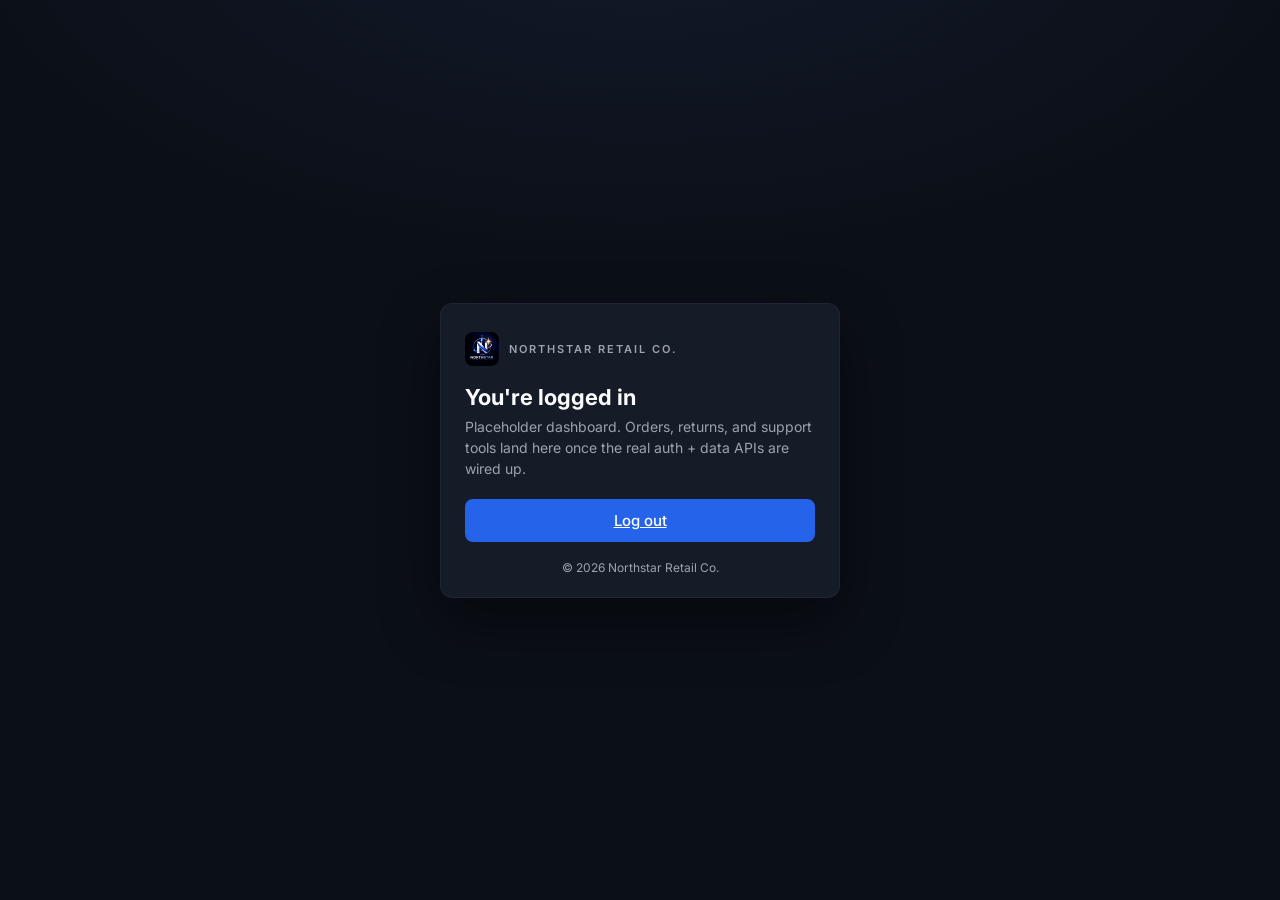
<file: public/northstar/dashboard.html>
<!doctype html>
<html lang="en">
  <head>
    <meta charset="utf-8" />
    <meta name="viewport" content="width=device-width, initial-scale=1" />
    <title>Dashboard — Northstar Retail Co.</title>
    <meta name="description" content="Placeholder dashboard for the Northstar Retail support deflection MVP." />
    <link rel="preconnect" href="https://fonts.googleapis.com" />
    <link href="https://fonts.googleapis.com/css2?family=Inter:wght@400;500;600;700&display=swap" rel="stylesheet" />
    <link rel="stylesheet" href="styles.css" />
  </head>
  <body>
    <main class="card">
      <div class="card-brand">
        <img src="logo.png" alt="Northstar Retail Co. logo" />
        <span>Northstar Retail Co.</span>
      </div>
      <h1>You're logged in</h1>
      <p class="subtitle">
        Placeholder dashboard. Orders, returns, and support tools land here once the real
        auth + data APIs are wired up.
      </p>
      <a class="btn" id="logout" href="index.html">Log out</a>
      <footer>© 2026 Northstar Retail Co.</footer>
    </main>
    <script>
      // Demo-only: clears the mock session flag set on the login page.
      document.getElementById("logout").addEventListener("click", function () {
        try { localStorage.removeItem("northstar_demo_session"); } catch (e) {}
      });
    </script>
  </body>
</html>
</file>
<file: styles.css>
/* Northstar Retail Co. — Login page styles (plain CSS, no frameworks) */
:root {
  --bg-dark: #0b0f17;
  --surface-dark: #161c27;
  --border-dark: #1f2633;
  --primary-blue: #2563eb;
  --success-green: #16a34a;
  --error-red: #f87171;
  --text-main: #f9fafb;
  --text-muted: #9ca3af;
  --font-family: 'Inter', system-ui, -apple-system, BlinkMacSystemFont, "Segoe UI", Roboto, sans-serif;
}

* { box-sizing: border-box; }

html, body { height: 100%; }

body {
  margin: 0;
  background: radial-gradient(1200px 600px at 50% -10%, #121a2a 0%, var(--bg-dark) 60%);
  color: var(--text-main);
  font-family: var(--font-family);
  font-weight: 400;
  display: flex;
  align-items: center;
  justify-content: center;
  padding: 24px 16px;
}

/* ---------- Splash ---------- */
#splash {
  position: fixed;
  inset: 0;
  background: var(--bg-dark);
  display: flex;
  align-items: center;
  justify-content: center;
  flex-direction: column;
  gap: 20px;
  z-index: 50;
  cursor: pointer;
  animation: splashIn 900ms ease-out both;
}
#splash.is-hidden {
  animation: splashOut 500ms ease-in forwards;
  pointer-events: none;
}
#splash img {
  width: min(220px, 45vw);
  height: auto;
  border-radius: 24px;
  animation: logoPop 1200ms cubic-bezier(.2,.8,.2,1) both;
}
#splash .wordmark {
  letter-spacing: .28em;
  font-size: clamp(12px, 2.4vw, 16px);
  font-weight: 600;
  color: var(--text-main);
  text-transform: uppercase;
}
#splash .skip {
  position: absolute;
  bottom: 28px;
  background: none;
  border: 1px solid var(--border-dark);
  color: var(--text-muted);
  border-radius: 999px;
  padding: 8px 16px;
  font: inherit;
  font-size: 13px;
  cursor: pointer;
}
#splash .skip:hover { color: var(--text-main); }

@keyframes splashIn { from { opacity: 0 } to { opacity: 1 } }
@keyframes splashOut { to { opacity: 0; transform: translateY(-12px) } }
@keyframes logoPop {
  0% { opacity: 0; transform: scale(.86) }
  60% { opacity: 1; transform: scale(1.02) }
  100% { opacity: 1; transform: scale(1) }
}

/* ---------- Card ---------- */
.card {
  width: 100%;
  max-width: 400px;
  background: var(--surface-dark);
  border: 1px solid var(--border-dark);
  border-radius: 12px;
  padding: 28px 24px 22px;
  box-shadow: 0 24px 60px rgba(0,0,0,.45);
  animation: cardIn 500ms ease-out both;
}
@keyframes cardIn { from { opacity: 0; transform: translateY(14px) } to { opacity: 1; transform: none } }

.card-brand {
  display: flex;
  align-items: center;
  gap: 10px;
  margin-bottom: 18px;
}
.card-brand img { width: 34px; height: 34px; border-radius: 8px; }
.card-brand span {
  font-size: 11px;
  letter-spacing: .18em;
  font-weight: 600;
  color: var(--text-muted);
  text-transform: uppercase;
}

h1 { font-size: 22px; font-weight: 700; margin: 0 0 6px; }
.subtitle { margin: 0 0 20px; font-size: 14px; color: var(--text-muted); line-height: 1.5; }

.field { margin-bottom: 14px; }
label { display: block; font-size: 13px; font-weight: 400; color: var(--text-muted); margin-bottom: 6px; }

.control { position: relative; display: flex; align-items: center; }
.control > i {
  position: absolute;
  left: 12px;
  font-size: 14px;
  color: var(--text-muted);
  pointer-events: none;
}
input {
  width: 100%;
  background: var(--border-dark);
  border: 1px solid var(--border-dark);
  color: var(--text-main);
  border-radius: 8px;
  padding: 11px 12px 11px 36px;
  font: inherit;
  font-size: 14px;
}
input::placeholder { color: var(--text-muted); }
input:focus-visible,
button:focus-visible,
a:focus-visible {
  outline: 2px solid var(--primary-blue);
  outline-offset: 2px;
}
input:focus { border-color: var(--primary-blue); }
input[aria-invalid="true"] { border-color: var(--error-red); }

.toggle-pw {
  position: absolute;
  right: 6px;
  background: none;
  border: 0;
  color: var(--text-muted);
  padding: 8px;
  border-radius: 6px;
  cursor: pointer;
}
.toggle-pw:hover { color: var(--text-main); }

.error {
  display: block;
  min-height: 16px;
  margin-top: 5px;
  font-size: 12px;
  color: var(--error-red);
}

.row-right { text-align: right; margin: -4px 0 16px; }
.link {
  color: var(--primary-blue);
  font-size: 13px;
  text-decoration: none;
  font-weight: 500;
  border-radius: 4px;
}
.link:hover { text-decoration: underline; }

.btn {
  width: 100%;
  background: var(--primary-blue);
  color: #fff;
  border: 0;
  border-radius: 8px;
  padding: 12px 16px;
  font: inherit;
  font-size: 15px;
  font-weight: 500;
  cursor: pointer;
  display: inline-flex;
  align-items: center;
  justify-content: center;
  gap: 8px;
  transition: background .15s ease;
}
.btn:hover { background: #1d4ed8; }
.btn:disabled { opacity: .7; cursor: not-allowed; }

.spinner {
  width: 15px; height: 15px;
  border: 2px solid rgba(255,255,255,.4);
  border-top-color: #fff;
  border-radius: 50%;
  animation: spin .7s linear infinite;
}
@keyframes spin { to { transform: rotate(360deg) } }

.switch { margin: 16px 0 0; text-align: center; font-size: 13px; color: var(--text-muted); }
.switch button {
  background: none; border: 0; padding: 2px 4px;
  color: var(--primary-blue); font: inherit; font-weight: 600; cursor: pointer;
  border-radius: 4px;
}
footer { margin-top: 18px; text-align: center; font-size: 12px; color: var(--text-muted); }

/* form swap animation */
form[hidden] { display: none; }
form { animation: swapIn 320ms ease-out both; }
@keyframes swapIn { from { opacity: 0; transform: translateX(10px) } to { opacity: 1; transform: none } }

.toast {
  position: fixed;
  left: 50%; bottom: 28px;
  transform: translate(-50%, 20px);
  background: var(--success-green);
  color: #fff;
  padding: 12px 18px;
  border-radius: 8px;
  font-size: 14px;
  opacity: 0;
  transition: opacity .25s ease, transform .25s ease;
  z-index: 60;
}
.toast.show { opacity: 1; transform: translate(-50%, 0); }

@media (max-width: 768px) {
  body { padding: 16px; align-items: flex-start; padding-top: 32px; }
  .card { max-width: 100%; padding: 22px 18px 18px; }
}
</file>
<file: public/northstar/styles.css>
/* Northstar Retail Co. — Login page styles (plain CSS, no frameworks) */
:root {
  --bg-dark: #0b0f17;
  --surface-dark: #161c27;
  --border-dark: #1f2633;
  --primary-blue: #2563eb;
  --success-green: #16a34a;
  --error-red: #f87171;
  --text-main: #f9fafb;
  --text-muted: #9ca3af;
  --font-family: 'Inter', system-ui, -apple-system, BlinkMacSystemFont, "Segoe UI", Roboto, sans-serif;
}

* { box-sizing: border-box; }

html, body { height: 100%; }

body {
  margin: 0;
  background: radial-gradient(1200px 600px at 50% -10%, #121a2a 0%, var(--bg-dark) 60%);
  color: var(--text-main);
  font-family: var(--font-family);
  font-weight: 400;
  display: flex;
  align-items: center;
  justify-content: center;
  padding: 24px 16px;
}

/* ---------- Splash ---------- */
#splash {
  position: fixed;
  inset: 0;
  background: var(--bg-dark);
  display: flex;
  align-items: center;
  justify-content: center;
  flex-direction: column;
  gap: 20px;
  z-index: 50;
  cursor: pointer;
  animation: splashIn 900ms ease-out both;
}
#splash.is-hidden {
  animation: splashOut 500ms ease-in forwards;
  pointer-events: none;
}
#splash img {
  width: min(220px, 45vw);
  height: auto;
  border-radius: 24px;
  animation: logoPop 1200ms cubic-bezier(.2,.8,.2,1) both;
}
#splash .wordmark {
  letter-spacing: .28em;
  font-size: clamp(12px, 2.4vw, 16px);
  font-weight: 600;
  color: var(--text-main);
  text-transform: uppercase;
}
#splash .skip {
  position: absolute;
  bottom: 28px;
  background: none;
  border: 1px solid var(--border-dark);
  color: var(--text-muted);
  border-radius: 999px;
  padding: 8px 16px;
  font: inherit;
  font-size: 13px;
  cursor: pointer;
}
#splash .skip:hover { color: var(--text-main); }

@keyframes splashIn { from { opacity: 0 } to { opacity: 1 } }
@keyframes splashOut { to { opacity: 0; transform: translateY(-12px) } }
@keyframes logoPop {
  0% { opacity: 0; transform: scale(.86) }
  60% { opacity: 1; transform: scale(1.02) }
  100% { opacity: 1; transform: scale(1) }
}

/* ---------- Card ---------- */
.card {
  width: 100%;
  max-width: 400px;
  background: var(--surface-dark);
  border: 1px solid var(--border-dark);
  border-radius: 12px;
  padding: 28px 24px 22px;
  box-shadow: 0 24px 60px rgba(0,0,0,.45);
  animation: cardIn 500ms ease-out both;
}
@keyframes cardIn { from { opacity: 0; transform: translateY(14px) } to { opacity: 1; transform: none } }

.card-brand {
  display: flex;
  align-items: center;
  gap: 10px;
  margin-bottom: 18px;
}
.card-brand img { width: 34px; height: 34px; border-radius: 8px; }
.card-brand span {
  font-size: 11px;
  letter-spacing: .18em;
  font-weight: 600;
  color: var(--text-muted);
  text-transform: uppercase;
}

h1 { font-size: 22px; font-weight: 700; margin: 0 0 6px; }
.subtitle { margin: 0 0 20px; font-size: 14px; color: var(--text-muted); line-height: 1.5; }

.field { margin-bottom: 14px; }
label { display: block; font-size: 13px; font-weight: 400; color: var(--text-muted); margin-bottom: 6px; }

.control { position: relative; display: flex; align-items: center; }
.control > i {
  position: absolute;
  left: 12px;
  font-size: 14px;
  color: var(--text-muted);
  pointer-events: none;
}
input {
  width: 100%;
  background: var(--border-dark);
  border: 1px solid var(--border-dark);
  color: var(--text-main);
  border-radius: 8px;
  padding: 11px 12px 11px 36px;
  font: inherit;
  font-size: 14px;
}
input::placeholder { color: var(--text-muted); }
input:focus-visible,
button:focus-visible,
a:focus-visible {
  outline: 2px solid var(--primary-blue);
  outline-offset: 2px;
}
input:focus { border-color: var(--primary-blue); }
input[aria-invalid="true"] { border-color: var(--error-red); }

.toggle-pw {
  position: absolute;
  right: 6px;
  background: none;
  border: 0;
  color: var(--text-muted);
  padding: 8px;
  border-radius: 6px;
  cursor: pointer;
}
.toggle-pw:hover { color: var(--text-main); }

.error {
  display: block;
  min-height: 16px;
  margin-top: 5px;
  font-size: 12px;
  color: var(--error-red);
}

.row-right { text-align: right; margin: -4px 0 16px; }
.link {
  color: var(--primary-blue);
  font-size: 13px;
  text-decoration: none;
  font-weight: 500;
  border-radius: 4px;
}
.link:hover { text-decoration: underline; }

.btn {
  width: 100%;
  background: var(--primary-blue);
  color: #fff;
  border: 0;
  border-radius: 8px;
  padding: 12px 16px;
  font: inherit;
  font-size: 15px;
  font-weight: 500;
  cursor: pointer;
  display: inline-flex;
  align-items: center;
  justify-content: center;
  gap: 8px;
  transition: background .15s ease;
}
.btn:hover { background: #1d4ed8; }
.btn:disabled { opacity: .7; cursor: not-allowed; }

.spinner {
  width: 15px; height: 15px;
  border: 2px solid rgba(255,255,255,.4);
  border-top-color: #fff;
  border-radius: 50%;
  animation: spin .7s linear infinite;
}
@keyframes spin { to { transform: rotate(360deg) } }

.switch { margin: 16px 0 0; text-align: center; font-size: 13px; color: var(--text-muted); }
.switch button {
  background: none; border: 0; padding: 2px 4px;
  color: var(--primary-blue); font: inherit; font-weight: 600; cursor: pointer;
  border-radius: 4px;
}
footer { margin-top: 18px; text-align: center; font-size: 12px; color: var(--text-muted); }

/* form swap animation */
form[hidden] { display: none; }
form { animation: swapIn 320ms ease-out both; }
@keyframes swapIn { from { opacity: 0; transform: translateX(10px) } to { opacity: 1; transform: none } }

.toast {
  position: fixed;
  left: 50%; bottom: 28px;
  transform: translate(-50%, 20px);
  background: var(--success-green);
  color: #fff;
  padding: 12px 18px;
  border-radius: 8px;
  font-size: 14px;
  opacity: 0;
  transition: opacity .25s ease, transform .25s ease;
  z-index: 60;
}
.toast.show { opacity: 1; transform: translate(-50%, 0); }

@media (max-width: 768px) {
  body { padding: 16px; align-items: flex-start; padding-top: 32px; }
  .card { max-width: 100%; padding: 22px 18px 18px; }
}
</file>
